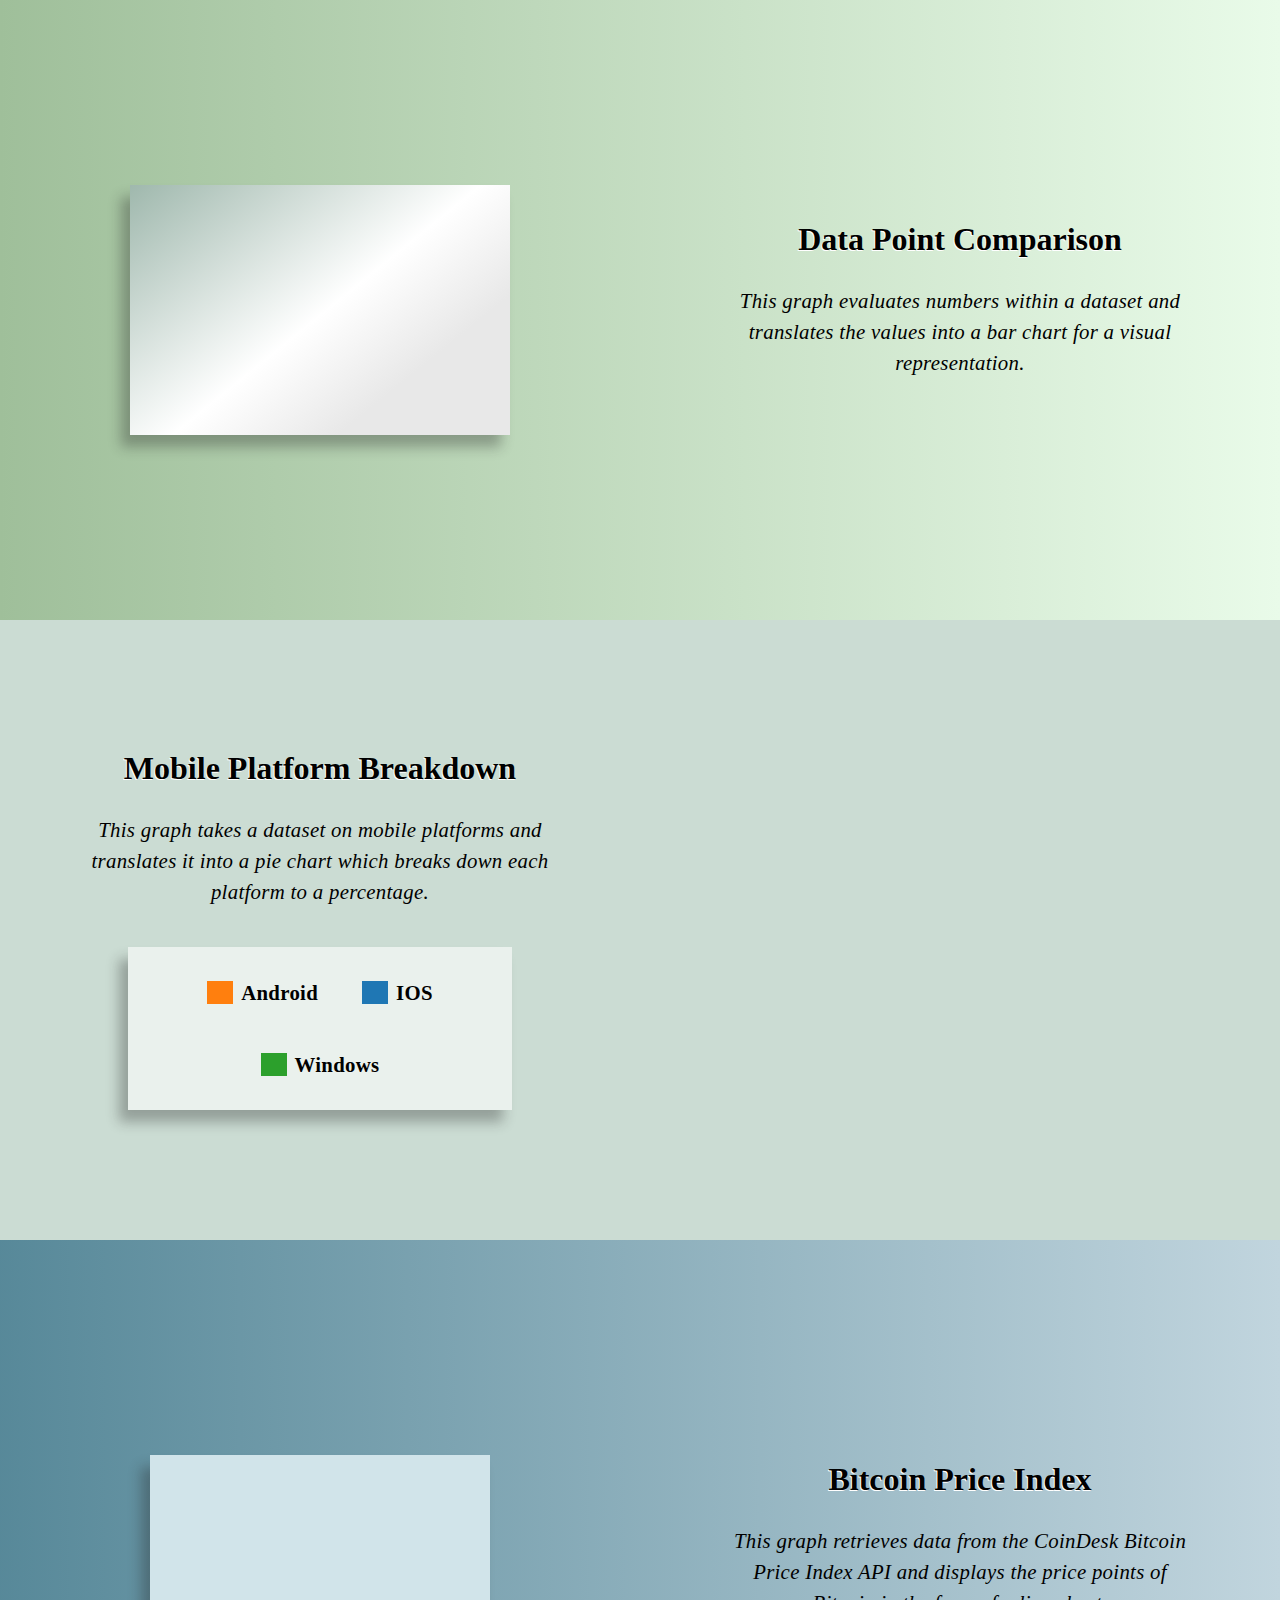
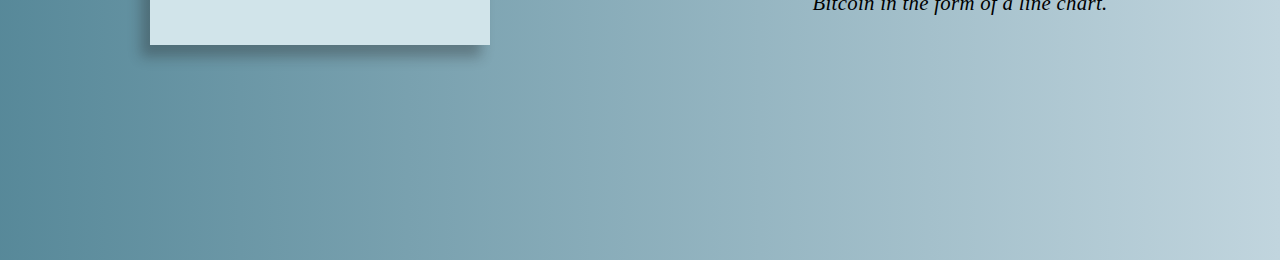
<file: index.html>
<html>
    <head>
        <link rel="stylesheet" href="styles.css">
        <title>D3 Charts</title>
    </head>

    <body>

        <div class="bar-section">
            <section>
                <svg class="bar-chart"></svg>
            </section>
            <section>
                <h2>Data Point Comparison</h2>
                <p>This graph evaluates numbers within a dataset and translates the values into a bar chart for a visual representation.</p>
            </section>
        </div>

        <div class="pie-section">
            <section>
                <svg class="pie-chart"></svg>
            </section>
            <section>
                <h2>Mobile Platform Breakdown</h2>
                <p>This graph takes a dataset on mobile platforms and translates it into a pie chart which breaks down each platform to a percentage.</p>
                <aside>
                    <p><i class="android"></i>Android</p>
                    <p><i class="ios"></i>IOS</p>
                    <p><i class="windows"></i>Windows</p>
                </aside>
            </section>
        </div>

        <div class="line-section">
            <section>
                <svg class="line-chart"></svg>
            </section>
            <section>
                <h2>Bitcoin Price Index</h2>
                <p>This graph retrieves data from the CoinDesk Bitcoin Price Index API and displays the price points of Bitcoin in the form of a line chart.</p>
            </section>
        </div>

        <script src="https://d3js.org/d3.v4.min.js"></script>
        <script src="js/bar-chart.js"></script>
        <script src="js/pie-chart.js"></script>
        <script src="js/line-chart.js"></script>
    </body>
</html>
</file>
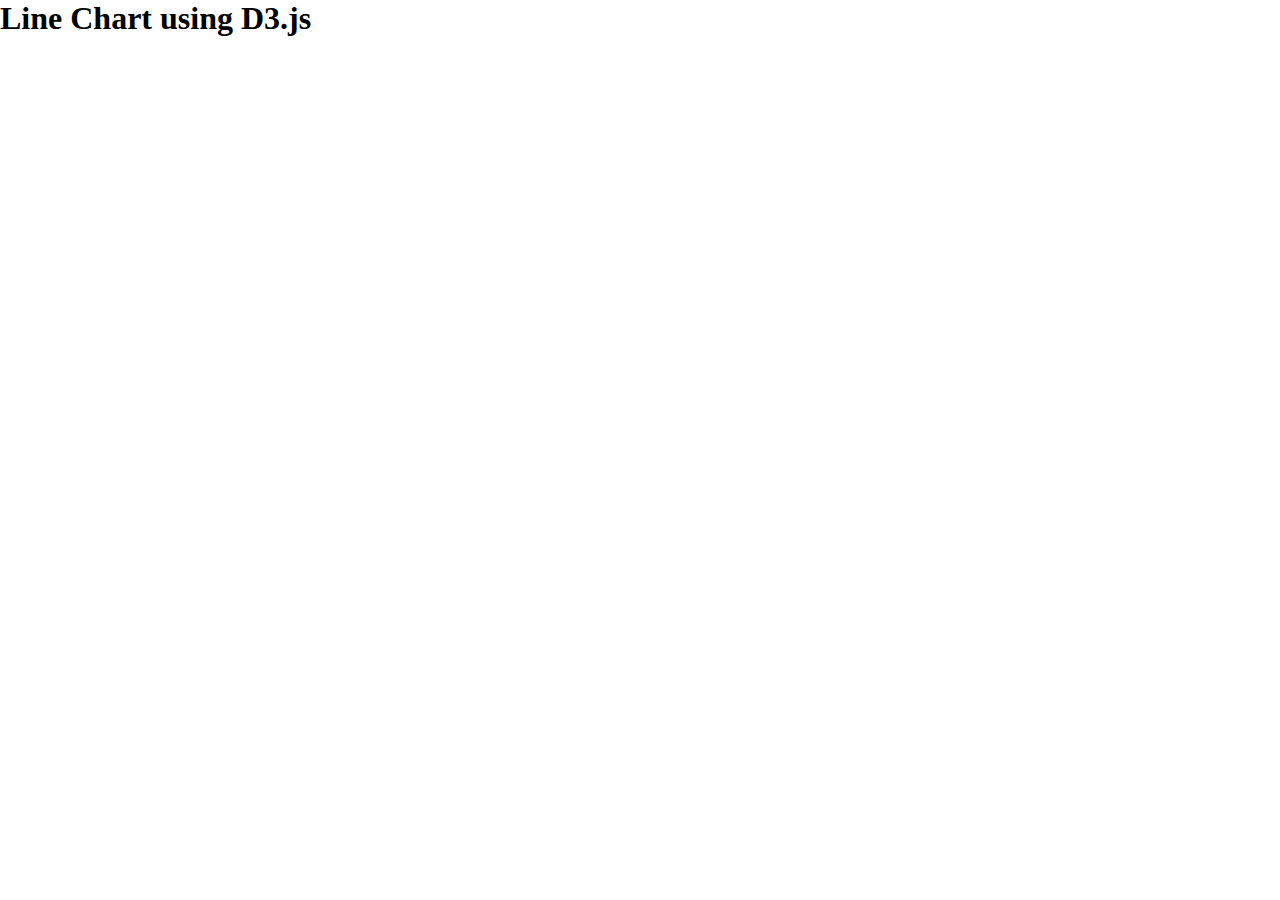
<file: Create a Line Chart/index.html>
<html>
    <head>
        <link rel="stylesheet" href="index.css">
        <title>Learn D3.js</title>
    </head>
    <body>
        <h1>Line Chart using D3.js</h1>
        
        <svg class="line-chart"></svg>
        
        <script src="https://d3js.org/d3.v4.min.js"></script>
        <script src="index.js"></script>
    </body>
</html>
</file>
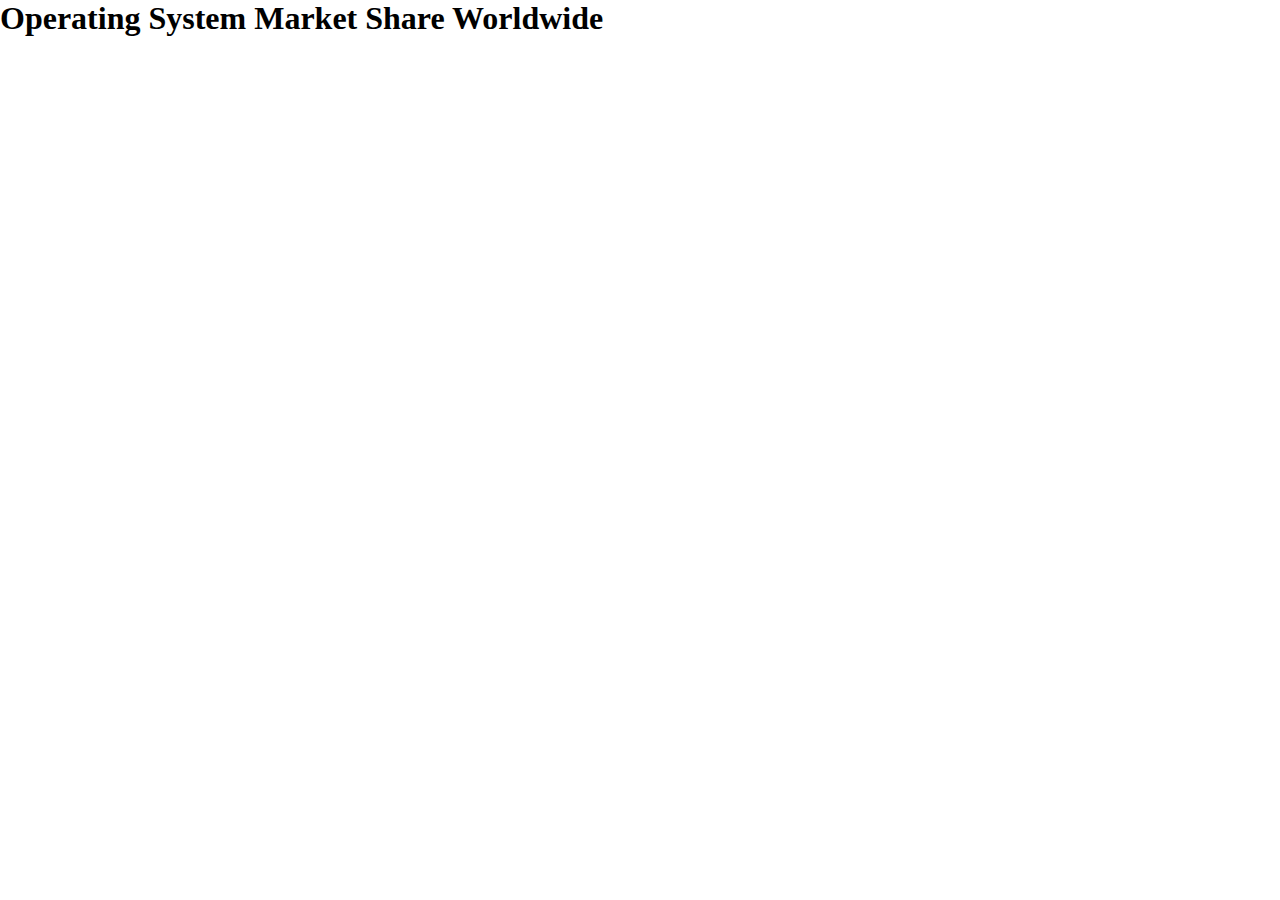
<file: Creating a Pie Chart/index.html>
<html>
    <head>
        <link rel="stylesheet" href="index.css">
        <title>Learn D3.js</title>
    </head>
    <body>
        <h1>Operating System Market Share Worldwide</h1>
        
        <svg class="pie-chart"></svg>
        
        <script src="https://d3js.org/d3.v4.min.js"></script>
        <script src="index.js"></script>
    </body>
</html>
</file>
<file: styles.css>
html, body {
    margin: 0;
    padding: 0;
}

body {
    min-height: 100vh;
    display: flex;
    flex-direction: column;
    align-items: center;
    justify-content: center;
}

div {
    display: flex;
    flex-direction: column;
    align-items: center;
    justify-content: center;  
    padding: 100px 0;  
}

section {
    padding: 0 80px;
    text-align: center;
}

h2 {
    margin-top: 60px;
    font-size: 2.5em;
    text-shadow: -1px 1px 0px #fff;
}

p {
    font-size: 1.45em;
    letter-spacing: .3px;
    line-height: 1.5em;
    font-style: italic;
}

/* Bar Chart */
.bar-section {
    background-color: #9fbf9a; 
    background-image: linear-gradient(to left, #e9fbe9 , #9fbf9a);
}

.bar-chart {
    background-color: #e8e8e8;
    background-image: linear-gradient(141deg, #9fb8ad 0%, white 51%, #e8e8e8 75%);
    padding: 100px 40px 0 40px;
    box-shadow: -9px 12px 12px rgba(33, 33, 33, 0.32);
    font-size: 1.2em;
    font-weight: bold;
    transition: .5s all;
}

.bar-chart {
    animation: increase 3s infinite;
}
    
.bar {
    fill: #0e2f33;
    transition: .5s all;
    box-shadow: -9px 12px 12px rgba(33, 33, 33, 0.32);
}

/* Pie Chart */
.pie-section {
    background-color: #cbdcd3;
    flex-direction: column;
}

.pie-chart {
    font-size: 1.2em;
    fill: white;
    text-shadow: -4px 4px 4px #191919;
    transition: .5s all;
}

.pie-chart {
    animation: increase 4s infinite;
}

@keyframes increase {
    from {
        font-size: 1.2em;
    }
    to {
        font-size: 1.45em;
    }
}

aside {
    padding: 10px 0;
    width: 80%;
    background-color: rgba(255, 255, 255, 0.6);
    margin: 40px auto 0 auto;
    box-shadow: -9px 12px 12px rgba(33, 33, 33, 0.32);
}

i {
    padding: 0 13px;
    margin-right: 8px;
}

aside p {
    display: inline-block;
    margin: 20px;
    font-style: normal;
    font-weight: bold;
}

.ios {
    background-color: rgb(31, 119, 180);
}

.android {
    background-color: rgb(255, 127, 14);
}

.windows {
    background-color: rgb(44, 160, 44);
}

/* Line Chart */
.line-section {
    background-color: rgba(62, 119, 138, 0.64);
    background-image: linear-gradient(to left, #c1d5de , rgba(62, 119, 138, 0.64));
}

.line-chart {
    background-color: #d1e4ea;
    padding: 20px;
    box-shadow: -9px 12px 12px rgba(33, 33, 33, 0.32);
}

.data-line {
    transition: transform .5s all;
    animation: dash 3s infinite;
}
  
@keyframes dash {
    from {
        stroke-width: 2;
    }
    to {
        stroke-width: 5;
    }
}

@media screen and (min-width: 1200px) {

    div {
        flex-direction: row;  
        width: 100%;
        height: 500px;
        padding: 60px 0;  
    }

    h2 {
        margin-top: 0;
        font-size: 2em;
    }
    
    p {
        font-size: 1.3em;
    }

    .pie-section {
        flex-direction: row-reverse;
    }

    section {
        width: 45%;
    }

}
</file>
<file: Create a Line Chart/index.css>
html, body {
    margin: 0;
    padding: 0;
}
</file>
<file: Creating a Pie Chart/index.css>
html, body {
    margin: 0;
    padding: 0;
}
</file>
